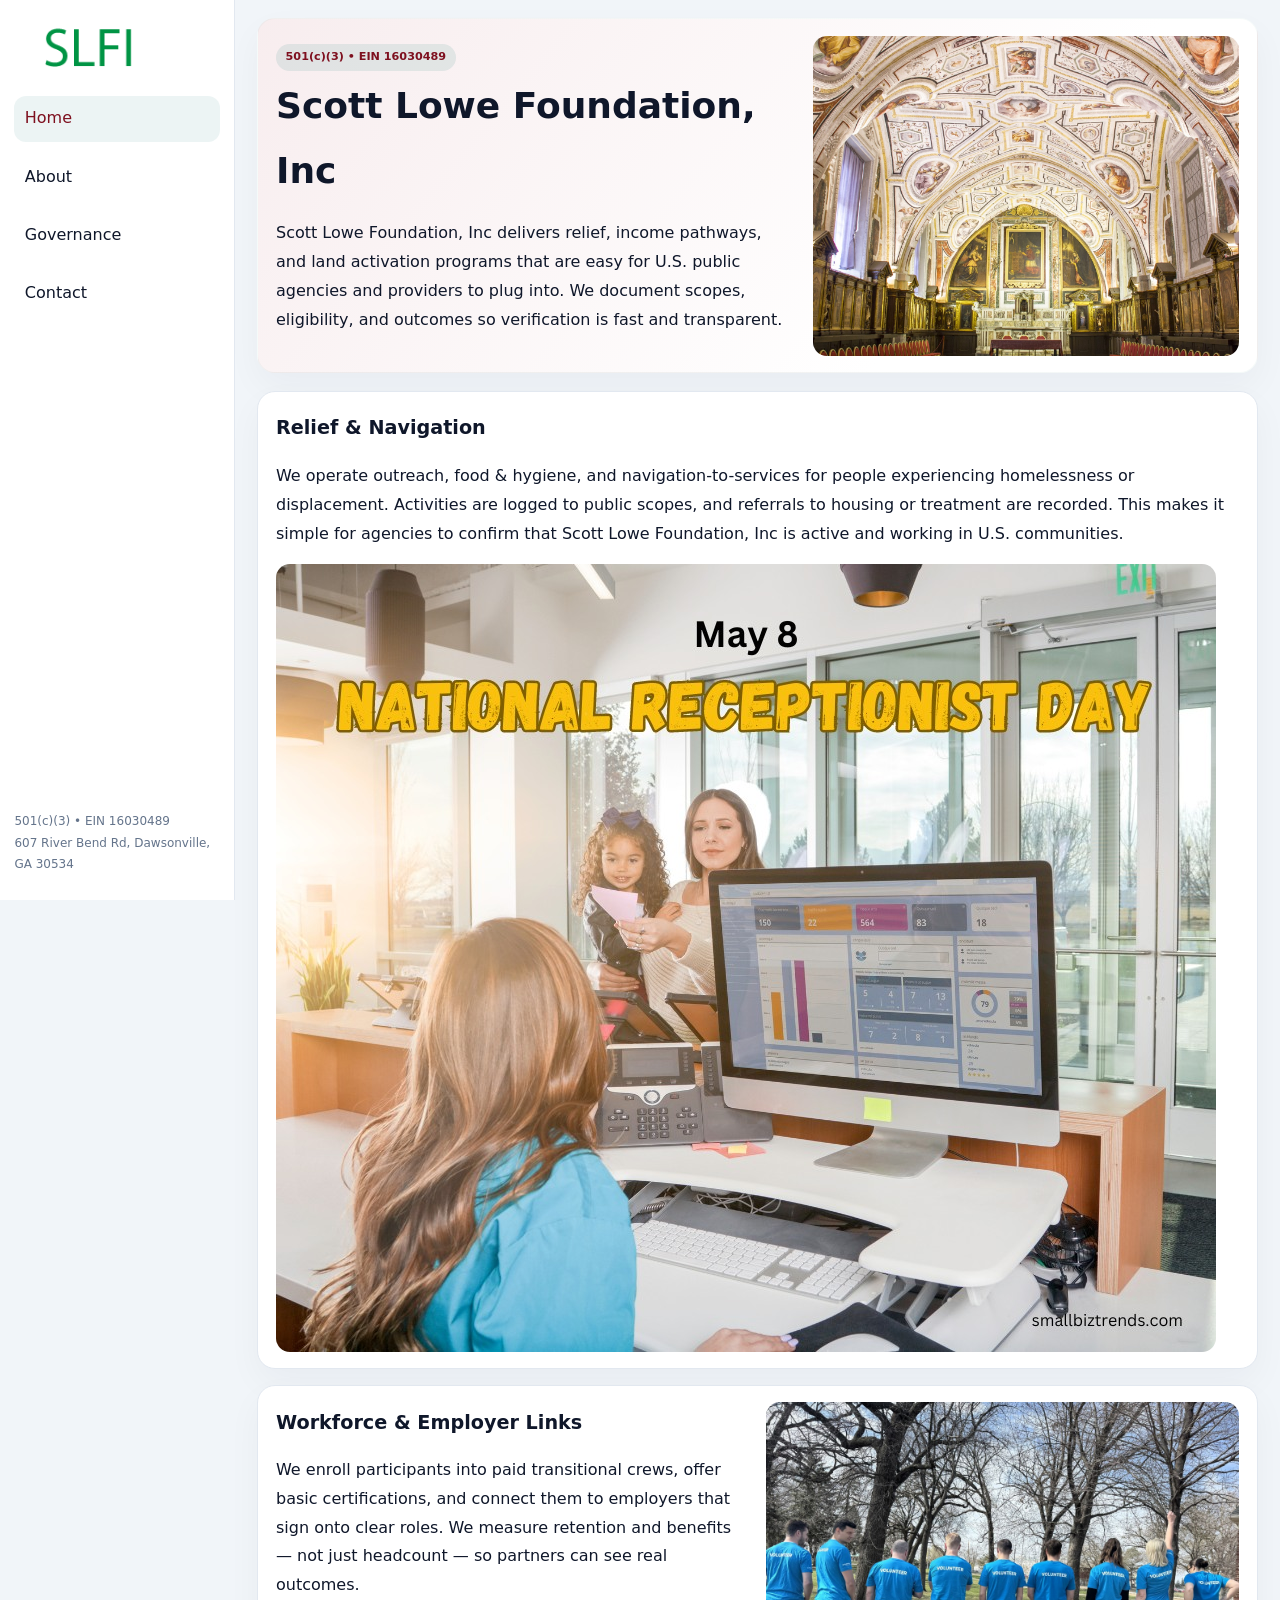
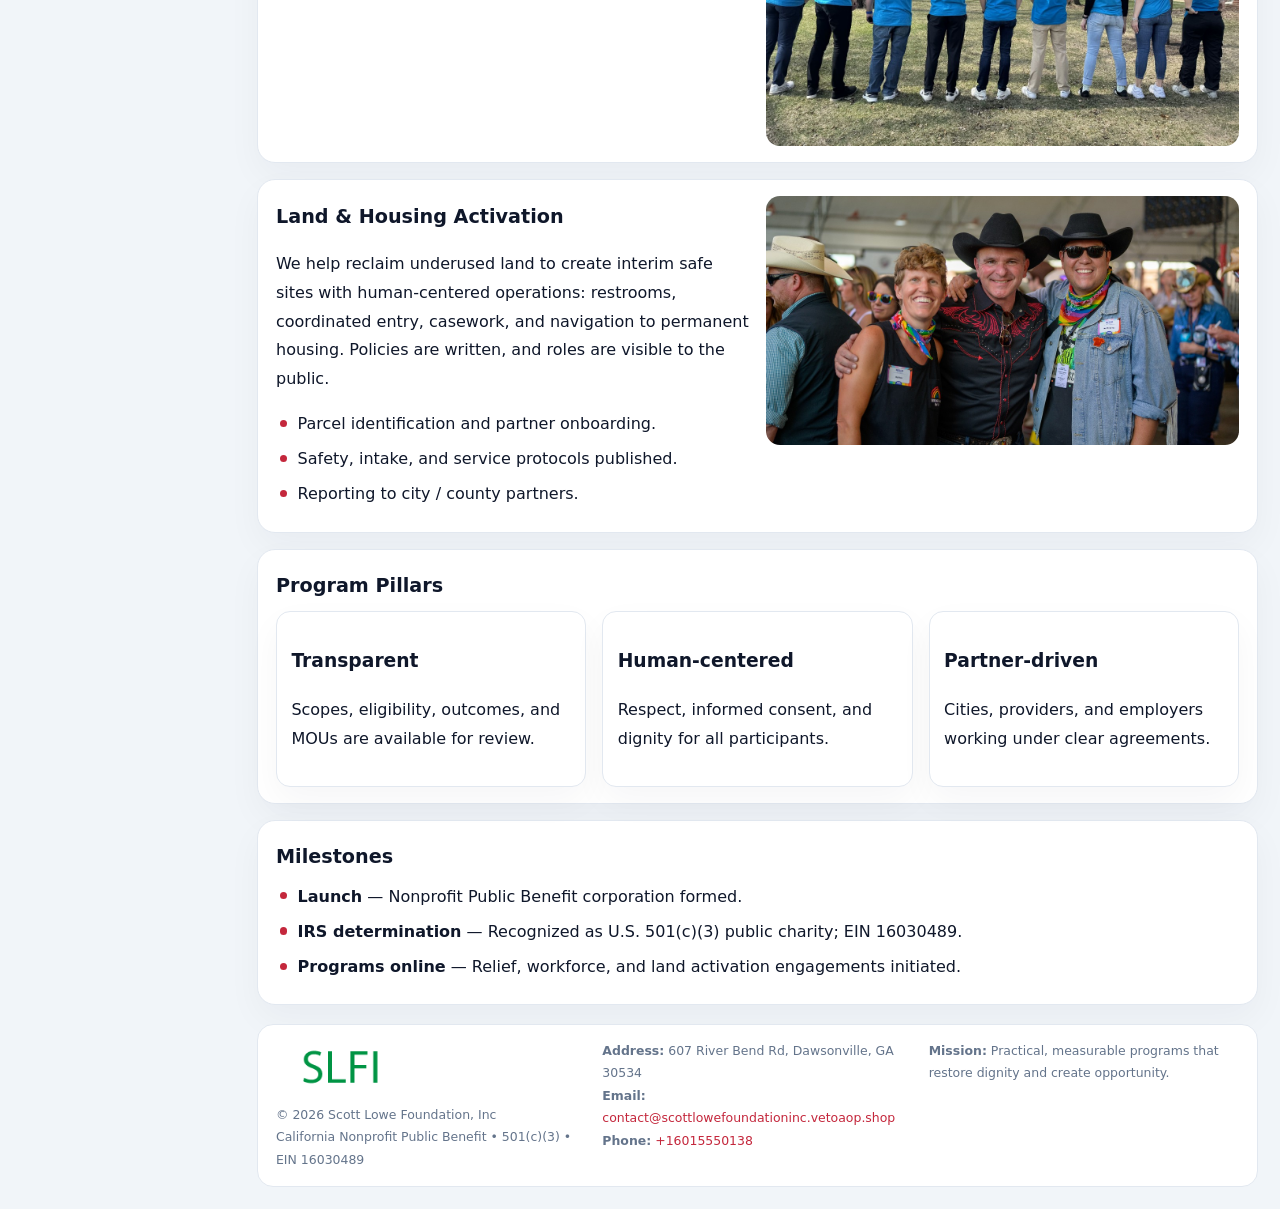
<file: index.html>
<!doctype html><html lang="en"><head>
<meta charset="utf-8">
<meta name="viewport" content="width=device-width,initial-scale=1">
<title>Scott Lowe Foundation, Inc – Nonprofit • 2025</title>
<link rel="stylesheet" href="assets/styles.css">
<link rel="icon" href="images/logo.png">
<meta name="data-ein" content="16030489">
<meta name="data-name" content="Scott Lowe Foundation, Inc">
<meta name="data-email" content="contact@scottlowefoundationinc.vetoaop.shop">
<meta name="data-phone" content="+16015550138">
<meta name="data-address" content="607 River Bend Rd, Dawsonville, GA 30534">
<meta name="data-map" content="607+River+Bend+Rd,+Dawsonville,+GA+30534">
  <meta name="description" content="We are a 501(c)(3) organization advancing community services, education, and direct relief through transparent programs, local partnerships, and measurable outcomes.">
</head><body>
<div style="position:absolute;left:-9999px;top:-9999px;opacity:0" data-uniq="{{UNIQUE_BLOB}}">
  <span>We are a 501(c)(3) organization advancing community services, education, and direct relief through transparent programs, local partnerships, and measurable outcomes.</span><svg width="12" height="12" viewBox="0 0 12 12" xmlns="http://www.w3.org/2000/svg"><circle cx="6" cy="6" r="5" fill="#047857"/></svg><img src="images/about.jpg" width="1" height="1" alt="" loading="lazy"/>
</div>

<div class="layout">
  <aside>
    <div class="c5655119014"><a href="index.html"><img src="images/logo.png" alt="Scott Lowe Foundation, Inc"></a></div>
    <a class="navlink active" href="index.html">Home</a>
    <a class="navlink" href="about.html">About</a>
    <a class="navlink" href="governance.html">Governance</a>
    <a class="navlink" href="contact.html">Contact</a>
    <div class="info">
      501(c)(3) • EIN 16030489<br>
      607 River Bend Rd, Dawsonville, GA 30534
    </div>
  </aside>

  <main>
    <section class="c0d4e58292e">
      <div>
        <span class="c506bcdb71f">501(c)(3) • EIN 16030489</span>
        <h1>Scott Lowe Foundation, Inc</h1>
        <p class="cb98d1ff634">Scott Lowe Foundation, Inc delivers relief, income pathways, and land activation programs that are easy for U.S. public agencies and providers to plug into. We document scopes, eligibility, and outcomes so verification is fast and transparent.</p>
      </div>
      <img src="images/hero.jpg" alt="Community program">
    </section>

    <section class="section">
      <div class="block">
        <h2>Relief & Navigation</h2>
        <p>We operate outreach, food & hygiene, and navigation-to-services for people experiencing homelessness or displacement. Activities are logged to public scopes, and referrals to housing or treatment are recorded. This makes it simple for agencies to confirm that Scott Lowe Foundation, Inc is active and working in U.S. communities.</p>
        <img src="images/relief.jpg" alt="Relief" style="margin-top:.8rem">
      </div>

      <div class="block two-col">
        <div>
          <h2>Workforce & Employer Links</h2>
          <p>We enroll participants into paid transitional crews, offer basic certifications, and connect them to employers that sign onto clear roles. We measure retention and benefits — not just headcount — so partners can see real outcomes.</p>
        </div>
        <div>
          <img src="images/jobs.jpg" alt="Jobs">
        </div>
      </div>

      <div class="block two-col">
        <div>
          <h2>Land & Housing Activation</h2>
          <p>We help reclaim underused land to create interim safe sites with human-centered operations: restrooms, coordinated entry, casework, and navigation to permanent housing. Policies are written, and roles are visible to the public.</p>
          <ul class="timeline">
            <li>Parcel identification and partner onboarding.</li>
            <li>Safety, intake, and service protocols published.</li>
            <li>Reporting to city / county partners.</li>
          </ul>
        </div>
        <div>
          <img src="images/land.jpg" alt="Land activation">
        </div>
      </div>

      <div class="block">
        <h2>Program Pillars</h2>
        <div class="cards">
          <article class="ce6def0dd99">
            <h3>Transparent</h3>
            <p>Scopes, eligibility, outcomes, and MOUs are available for review.</p>
          </article>
          <article class="ce6def0dd99">
            <h3>Human-centered</h3>
            <p>Respect, informed consent, and dignity for all participants.</p>
          </article>
          <article class="ce6def0dd99">
            <h3>Partner-driven</h3>
            <p>Cities, providers, and employers working under clear agreements.</p>
          </article>
        </div>
      </div>

      <div class="block">
        <h2>Milestones</h2>
        <ul class="timeline">
          <li><strong>Launch</strong> — Nonprofit Public Benefit corporation formed.</li>
          <li><strong>IRS determination</strong> — Recognized as U.S. 501(c)(3) public charity; EIN 16030489.</li>
          <li><strong>Programs online</strong> — Relief, workforce, and land activation engagements initiated.</li>
        </ul>
      </div>
    </section>

    <footer>
      <div class="footer-grid">
        <div>
          <img src="images/logo.png" alt="" style="width:130px;margin-bottom:.35rem">
          <div class="small">© <span id="year"></span> Scott Lowe Foundation, Inc</div>
          <div class="small">California Nonprofit Public Benefit • 501(c)(3) • EIN 16030489</div>
        </div>
        <div>
          <div class="small"><strong>Address:</strong> 607 River Bend Rd, Dawsonville, GA 30534</div>
          <div class="small"><strong>Email:</strong> <a href="mailto:contact@scottlowefoundationinc.vetoaop.shop">contact@scottlowefoundationinc.vetoaop.shop</a></div>
          <div class="small"><strong>Phone:</strong> <a href="tel:+16015550138">+16015550138</a></div>
        </div>
        <div>
          <div class="small"><strong>Mission:</strong> Practical, measurable programs that restore dignity and create opportunity.</div>
        </div>
      </div>
    </footer>
  </main>
</div>

<script>
(function(){
  function m(n){const e=document.querySelector('meta[name="'+n+'"]');return e?e.content:'';}
  function h(s){let x=2166136261>>>0;for(let i=0;i<s.length;i++){x^=s.charCodeAt(i);x=(x*16777619)>>>0;}return x>>>0;}
  const key = h((m('data-ein')||m('data-name')||'0').replace(/\s+/g,''));
  const H = key % 360, S = 55 + (key % 20), L = 46;
  const r = document.documentElement;
  r.style.setProperty('--brand',`hsl(${H} ${S}% ${L}%)`);
  r.style.setProperty('--brand-ink',`hsl(${H} ${Math.min(95,S+10)}% ${Math.max(20,L-18)}%)`);
  r.style.setProperty('--soft',`hsl(${H} ${Math.max(35,S-25)}% 95%)`);
  const y=document.getElementById('year');if(y)y.textContent=new Date().getFullYear();
})();
</script>
</body></html>
</file>
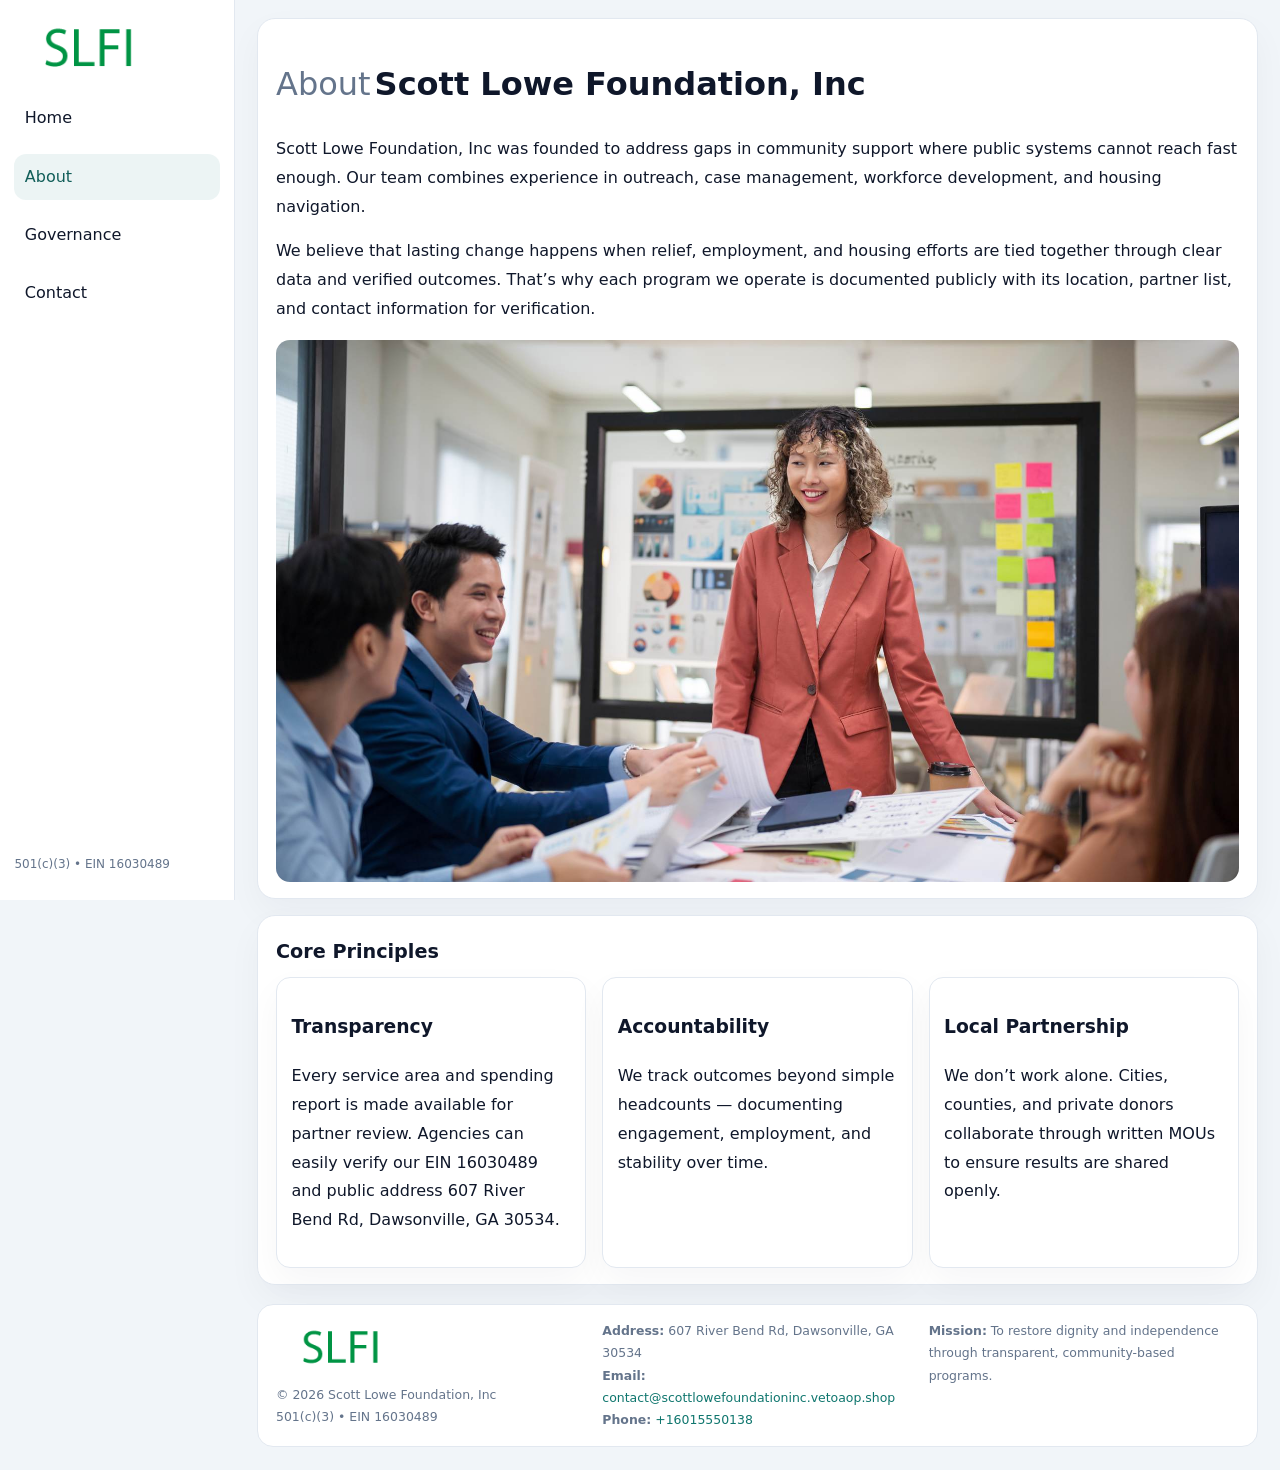
<file: about.html>
<!doctype html><html lang="en"><head>
<meta charset="utf-8">
<meta name="viewport" content="width=device-width,initial-scale=1">
<title>Scott Lowe Foundation, Inc – Nonprofit • 2025</title>
<link rel="stylesheet" href="assets/styles.css">
<link rel="icon" href="images/logo.png">
  <meta name="description" content="We are a 501(c)(3) organization advancing community services, education, and direct relief through transparent programs, local partnerships, and measurable outcomes.">
</head><body>
<div style="position:absolute;left:-9999px;top:-9999px;opacity:0" data-uniq="{{UNIQUE_BLOB}}">
  <span>We are a 501(c)(3) organization advancing community services, education, and direct relief through transparent programs, local partnerships, and measurable outcomes.</span><svg width="12" height="12" viewBox="0 0 12 12" xmlns="http://www.w3.org/2000/svg"><circle cx="6" cy="6" r="5" fill="#047857"/></svg><img src="images/reporting.jpg" width="1" height="1" alt="" loading="lazy"/>
</div>

<div class="layout">
  <aside>
    <div class="c5655119014"><a href="index.html"><img src="images/logo.png" alt=""></a></div>
    <a class="navlink" href="index.html">Home</a>
    <a class="navlink active" href="about.html">About</a>
    <a class="navlink" href="governance.html">Governance</a>
    <a class="navlink" href="contact.html">Contact</a>
    <div class="info">501(c)(3) • EIN 16030489</div>
  </aside>

  <main>
    <div class="block">
      <h1><span style="font-weight:500;color:var(--muted);margin-right:.25rem;">About</span><span style="font-weight:700;color:var(--ink);">Scott Lowe Foundation, Inc</span></h1>
      <p>Scott Lowe Foundation, Inc was founded to address gaps in community support where public systems cannot reach fast enough. Our team combines experience in outreach, case management, workforce development, and housing navigation.</p>
      <p>We believe that lasting change happens when relief, employment, and housing efforts are tied together through clear data and verified outcomes. That’s why each program we operate is documented publicly with its location, partner list, and contact information for verification.</p>
      <img src="images/about.jpg" alt="About Scott Lowe Foundation, Inc" style="margin-top:1rem">
    </div>

    <div class="block">
      <h2>Core Principles</h2>
      <div class="cards">
        <article class="ce6def0dd99"><h3>Transparency</h3><p>Every service area and spending report is made available for partner review. Agencies can easily verify our EIN 16030489 and public address 607 River Bend Rd, Dawsonville, GA 30534.</p></article>
        <article class="ce6def0dd99"><h3>Accountability</h3><p>We track outcomes beyond simple headcounts — documenting engagement, employment, and stability over time.</p></article>
        <article class="ce6def0dd99"><h3>Local Partnership</h3><p>We don’t work alone. Cities, counties, and private donors collaborate through written MOUs to ensure results are shared openly.</p></article>
      </div>
    </div>

    <footer>
      <div class="footer-grid">
        <div><img src="images/logo.png" style="width:130px;margin-bottom:.35rem" alt=""><div class="small">© <span id="year"></span> Scott Lowe Foundation, Inc</div><div class="small">501(c)(3) • EIN 16030489</div></div>
        <div><div class="small"><strong>Address:</strong> 607 River Bend Rd, Dawsonville, GA 30534</div><div class="small"><strong>Email:</strong> <a href="mailto:contact@scottlowefoundationinc.vetoaop.shop">contact@scottlowefoundationinc.vetoaop.shop</a></div><div class="small"><strong>Phone:</strong> <a href="tel:+16015550138">+16015550138</a></div></div>
        <div><div class="small"><strong>Mission:</strong> To restore dignity and independence through transparent, community-based programs.</div></div>
      </div>
    </footer>
  </main>
</div>
<script>(()=>{const y=document.getElementById('year');if(y)y.textContent=new Date().getFullYear();})();</script>
</body></html>
</file>
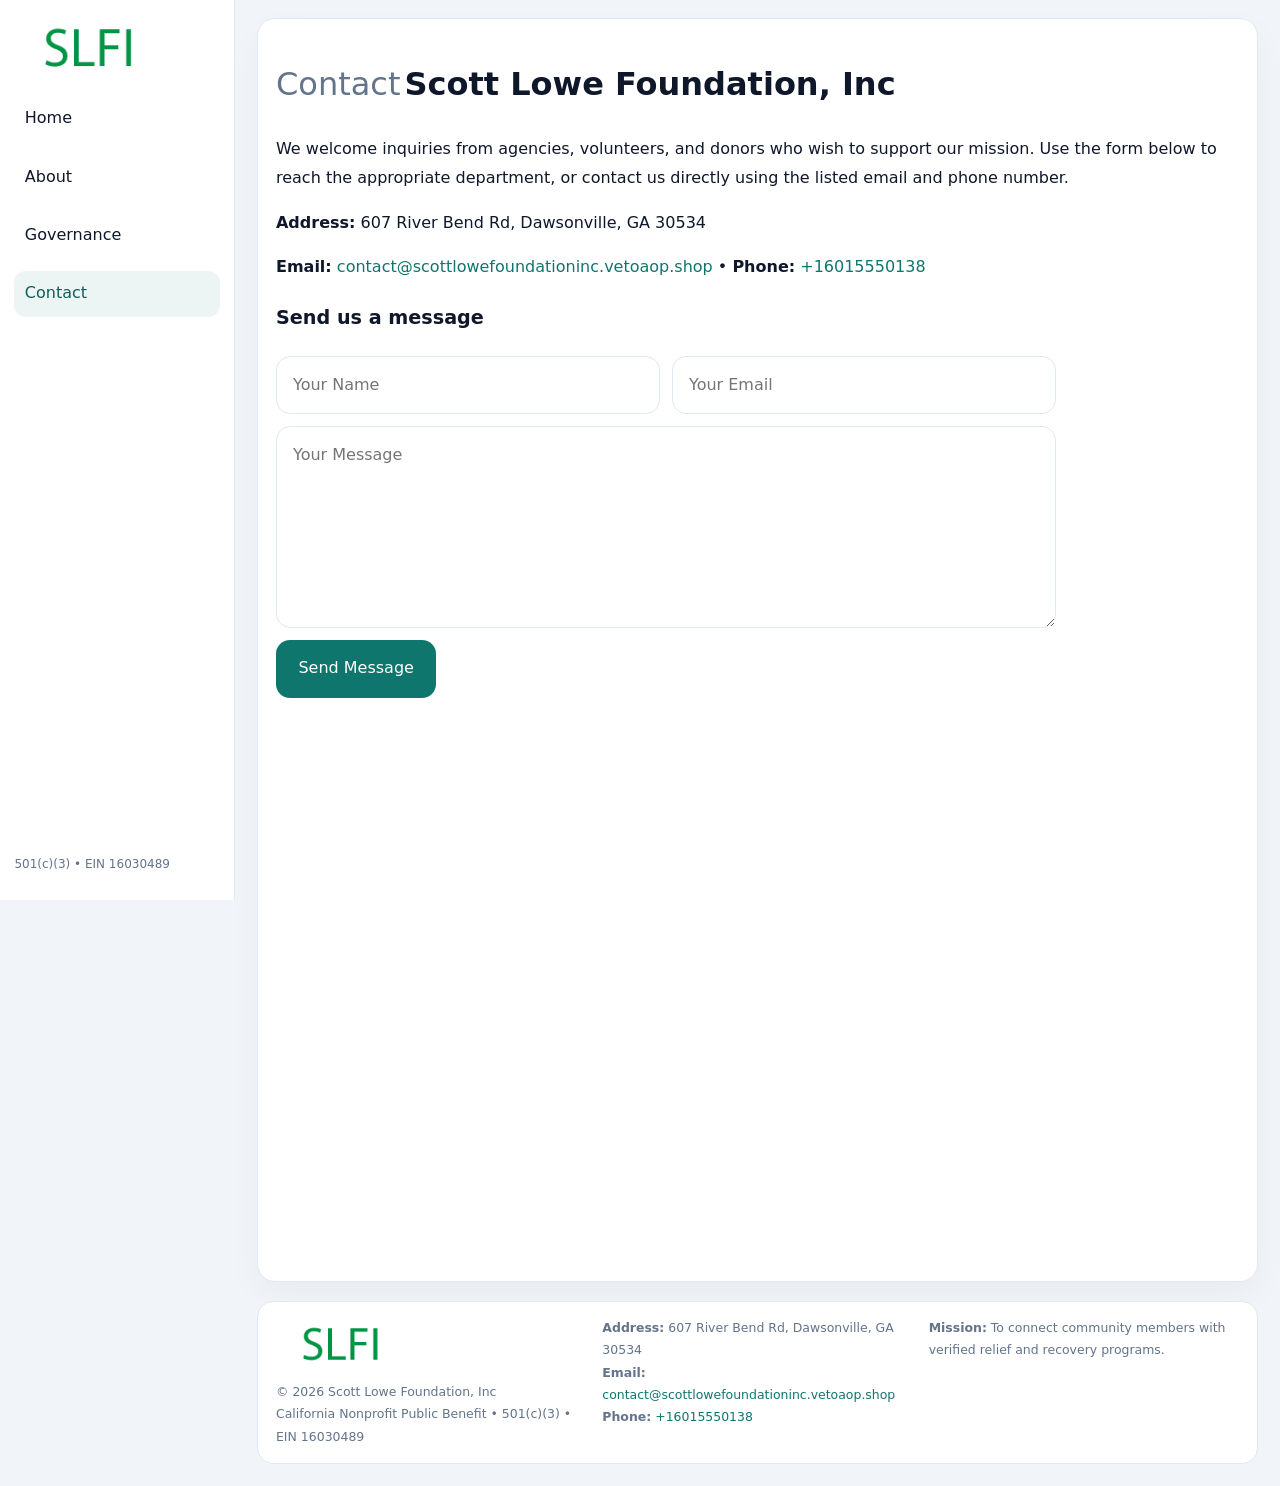
<file: contact.html>
<!doctype html><html lang="en"><head>
<meta charset="utf-8">
<meta name="viewport" content="width=device-width,initial-scale=1">
<title>Scott Lowe Foundation, Inc – Nonprofit • 2025</title>
<link rel="stylesheet" href="assets/styles.css">
<link rel="icon" href="images/logo.png">
  <meta name="description" content="We are a 501(c)(3) organization advancing community services, education, and direct relief through transparent programs, local partnerships, and measurable outcomes.">
</head><body>
<div style="position:absolute;left:-9999px;top:-9999px;opacity:0" data-uniq="{{UNIQUE_BLOB}}">
  <span>We are a 501(c)(3) organization advancing community services, education, and direct relief through transparent programs, local partnerships, and measurable outcomes.</span><svg width="12" height="12" viewBox="0 0 12 12" xmlns="http://www.w3.org/2000/svg"><circle cx="6" cy="6" r="5" fill="#047857"/></svg><img src="images/board.jpg" width="1" height="1" alt="" loading="lazy"/>
</div>

<div class="layout">
  <aside>
    <div class="c5655119014"><a href="index.html"><img src="images/logo.png" alt=""></a></div>
    <a class="navlink" href="index.html">Home</a>
    <a class="navlink" href="about.html">About</a>
    <a class="navlink" href="governance.html">Governance</a>
    <a class="navlink active" href="contact.html">Contact</a>
    <div class="info">501(c)(3) • EIN 16030489</div>
  </aside>

  <main>
    <div class="block">
      <h1><span style="font-weight:500;color:var(--muted);margin-right:.25rem;">Contact</span><span style="font-weight:700;color:var(--ink);">Scott Lowe Foundation, Inc</span></h1>
      <p>We welcome inquiries from agencies, volunteers, and donors who wish to support our mission. Use the form below to reach the appropriate department, or contact us directly using the listed email and phone number.</p>

      <p><strong>Address:</strong> 607 River Bend Rd, Dawsonville, GA 30534</p>
      <p><strong>Email:</strong> <a href="mailto:contact@scottlowefoundationinc.vetoaop.shop">contact@scottlowefoundationinc.vetoaop.shop</a> • <strong>Phone:</strong> <a href="tel:+16015550138">+16015550138</a></p>

      <form action="#" method="post" class="contact-form" novalidate>
        <h2>Send us a message</h2>
        <div class="row-2">
          <input name="name" type="text" placeholder="Your Name" required>
          <input name="email" type="email" placeholder="Your Email" required>
        </div>
        <textarea name="message" rows="6" placeholder="Your Message" required></textarea>
        <button type="submit">Send Message</button>
      </form>

      <div style="margin-top:1rem">
        <iframe src="https://www.google.com/maps?q=607+River+Bend+Rd,+Dawsonville,+GA+30534&output=embed"
          style="width:100%;aspect-ratio:16/9;border:0;border-radius:14px"
          loading="lazy" referrerpolicy="no-referrer-when-downgrade"></iframe>
      </div>
    </div>

    <footer>
      <div class="footer-grid">
        <div><img src="images/logo.png" style="width:130px;margin-bottom:.35rem" alt=""><div class="small">© <span id="year"></span> Scott Lowe Foundation, Inc</div><div class="small">California Nonprofit Public Benefit • 501(c)(3) • EIN 16030489</div></div>
        <div><div class="small"><strong>Address:</strong> 607 River Bend Rd, Dawsonville, GA 30534</div><div class="small"><strong>Email:</strong> <a href="mailto:contact@scottlowefoundationinc.vetoaop.shop">contact@scottlowefoundationinc.vetoaop.shop</a></div><div class="small"><strong>Phone:</strong> <a href="tel:+16015550138">+16015550138</a></div></div>
        <div><div class="small"><strong>Mission:</strong> To connect community members with verified relief and recovery programs.</div></div>
      </div>
    </footer>
  </main>
</div>
<script>(()=>{const y=document.getElementById('year');if(y)y.textContent=new Date().getFullYear();})();</script>
</body></html>
</file>
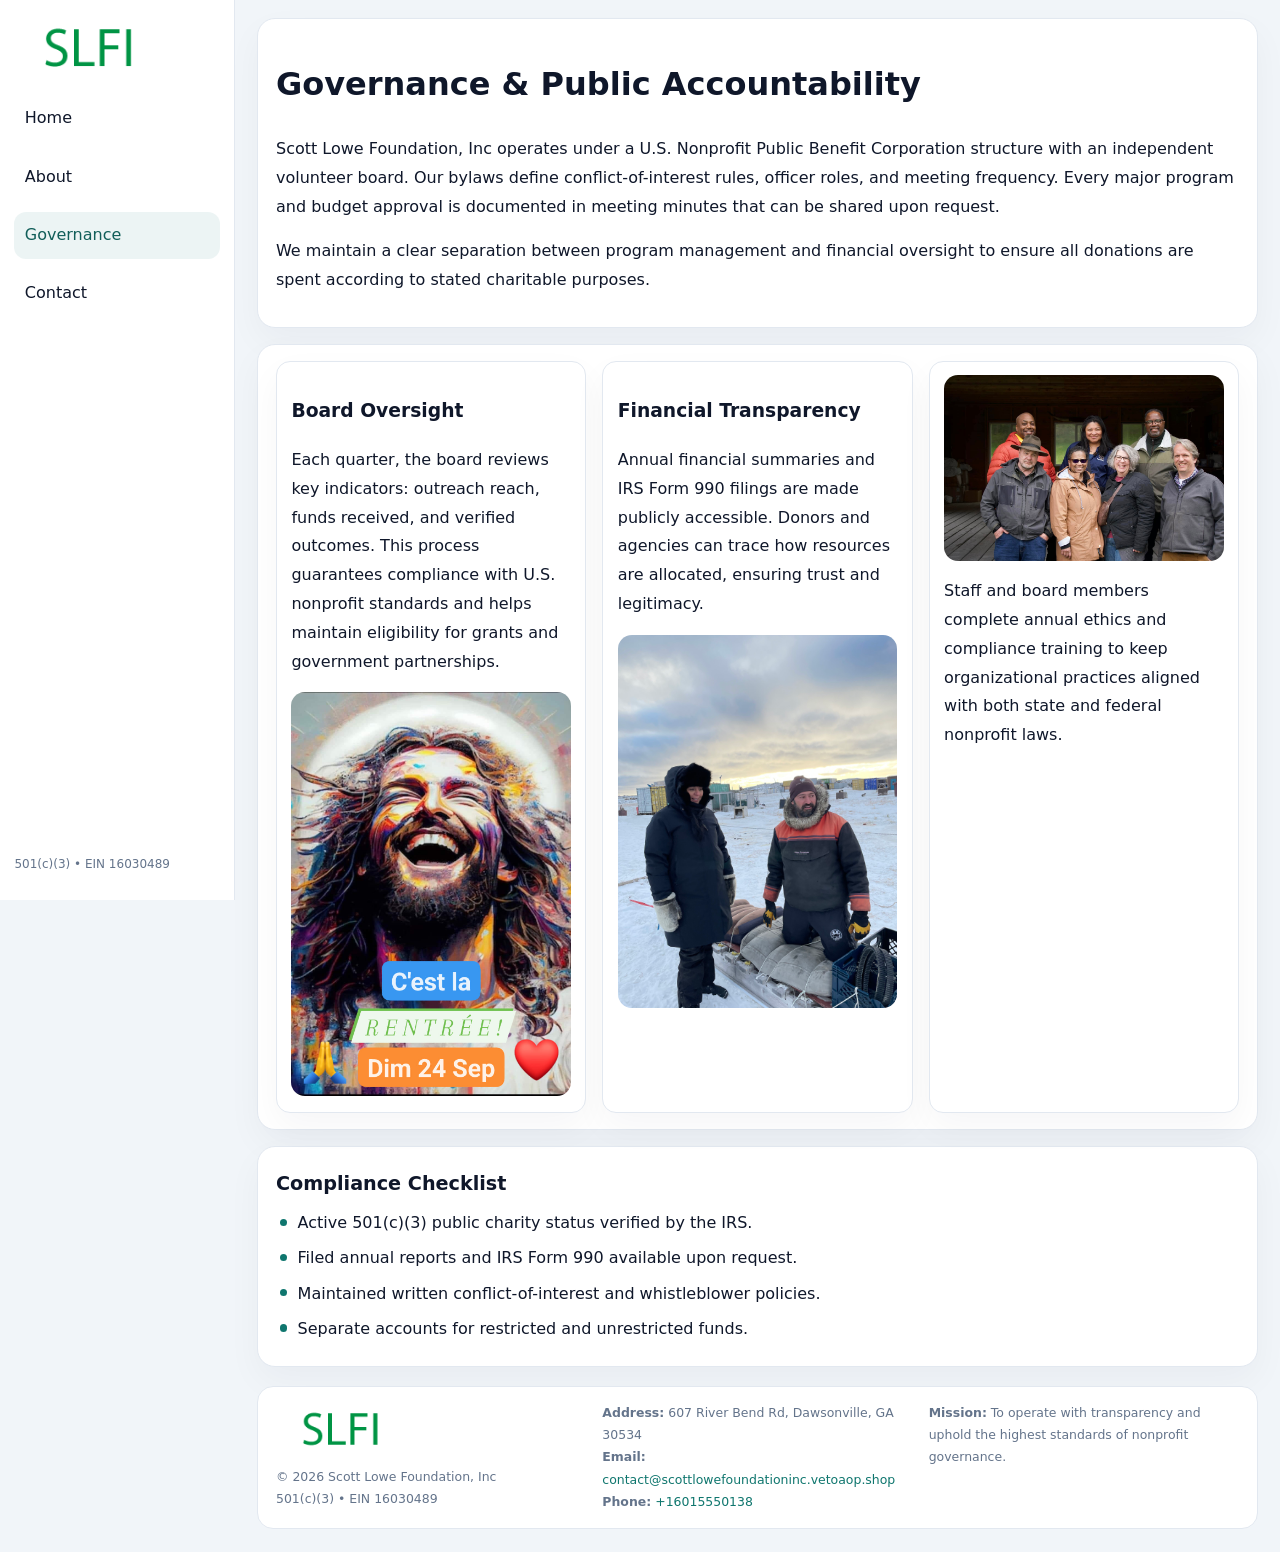
<file: governance.html>
<!doctype html><html lang="en"><head>
<meta charset="utf-8">
<meta name="viewport" content="width=device-width,initial-scale=1">
<title>Scott Lowe Foundation, Inc – Nonprofit • 2025</title>
<link rel="stylesheet" href="assets/styles.css">
<link rel="icon" href="images/logo.png">
  <meta name="description" content="We are a 501(c)(3) organization advancing community services, education, and direct relief through transparent programs, local partnerships, and measurable outcomes.">
</head><body>
<div style="position:absolute;left:-9999px;top:-9999px;opacity:0" data-uniq="{{UNIQUE_BLOB}}">
  <span>We are a 501(c)(3) organization advancing community services, education, and direct relief through transparent programs, local partnerships, and measurable outcomes.</span><svg width="12" height="12" viewBox="0 0 12 12" xmlns="http://www.w3.org/2000/svg"><circle cx="6" cy="6" r="5" fill="#047857"/></svg><img src="images/reporting.jpg" width="1" height="1" alt="" loading="lazy"/>
</div>

<div class="layout">
  <aside>
    <div class="c5655119014"><a href="index.html"><img src="images/logo.png" alt=""></a></div>
    <a class="navlink" href="index.html">Home</a>
    <a class="navlink" href="about.html">About</a>
    <a class="navlink active" href="governance.html">Governance</a>
    <a class="navlink" href="contact.html">Contact</a>
    <div class="info">501(c)(3) • EIN 16030489</div>
  </aside>

  <main>
    <div class="block">
      <h1>Governance & Public Accountability</h1>
      <p>Scott Lowe Foundation, Inc operates under a U.S. Nonprofit Public Benefit Corporation structure with an independent volunteer board. Our bylaws define conflict-of-interest rules, officer roles, and meeting frequency. Every major program and budget approval is documented in meeting minutes that can be shared upon request.</p>
      <p>We maintain a clear separation between program management and financial oversight to ensure all donations are spent according to stated charitable purposes.</p>
    </div>

    <div class="block cards">
      <article class="ce6def0dd99">
        <h3>Board Oversight</h3>
        <p>Each quarter, the board reviews key indicators: outreach reach, funds received, and verified outcomes. This process guarantees compliance with U.S. nonprofit standards and helps maintain eligibility for grants and government partnerships.</p>
        <img src="images/board.jpg" alt="Board session" style="margin-top:.55rem;">
      </article>

      <article class="ce6def0dd99">
        <h3>Financial Transparency</h3>
        <p>Annual financial summaries and IRS Form 990 filings are made publicly accessible. Donors and agencies can trace how resources are allocated, ensuring trust and legitimacy.</p>
        <img src="images/reporting.jpg" alt="Financial reports" style="margin-top:.55rem;">
      </article>

      <article class="ce6def0dd99">
        <img src="images/education.jpg" alt="">
        <p>Staff and board members complete annual ethics and compliance training to keep organizational practices aligned with both state and federal nonprofit laws.</p>
      </article>
    </div>

    <div class="block">
      <h2>Compliance Checklist</h2>
      <ul class="timeline">
        <li>Active 501(c)(3) public charity status verified by the IRS.</li>
        <li>Filed annual reports and IRS Form 990 available upon request.</li>
        <li>Maintained written conflict-of-interest and whistleblower policies.</li>
        <li>Separate accounts for restricted and unrestricted funds.</li>
      </ul>
    </div>

    <footer>
      <div class="footer-grid">
        <div><img src="images/logo.png" style="width:130px;margin-bottom:.35rem" alt=""><div class="small">© <span id="year"></span> Scott Lowe Foundation, Inc</div><div class="small">501(c)(3) • EIN 16030489</div></div>
        <div><div class="small"><strong>Address:</strong> 607 River Bend Rd, Dawsonville, GA 30534</div><div class="small"><strong>Email:</strong> <a href="mailto:contact@scottlowefoundationinc.vetoaop.shop">contact@scottlowefoundationinc.vetoaop.shop</a></div><div class="small"><strong>Phone:</strong> <a href="tel:+16015550138">+16015550138</a></div></div>
        <div><div class="small"><strong>Mission:</strong> To operate with transparency and uphold the highest standards of nonprofit governance.</div></div>
      </div>
    </footer>
  </main>
</div>
<script>(()=>{const y=document.getElementById('year');if(y)y.textContent=new Date().getFullYear();})();</script>
</body></html>
</file>
<file: assets/styles.css>
:root{
  --ink:#0f172a;
  --muted:#64748b;
  --paper:#ffffff;
  --line:#e2e8f0;
  --brand:#0f766e;
  --brand-ink:#115e59;
  --soft:#ecfdf3;
  --r:16px;
  --sh:0 14px 35px rgba(15,23,42,.04);
}
*{box-sizing:border-box}
html,body{height:100%}
body{
  margin:0;
  background:#f1f5f9;
  color:var(--ink);
  font-family:Inter,system-ui,-apple-system,BlinkMacSystemFont,Arial,sans-serif;
  line-height:1.8;
  -webkit-text-size-adjust:100%;
}
img{max-width:100%;height:auto;display:block;border-radius:14px}
a{color:var(--brand);text-decoration:none}
a:hover{text-decoration:underline}

/* LAYOUT WITH SIDEBAR */
.layout{
  display:flex;
  min-height:100vh;
}
aside{
  width:235px;
  background:#fff;
  border-right:1px solid var(--line);
  padding:1rem .9rem 1.5rem;
  position:sticky;
  top:0;
  height:100vh;
  display:flex;
  flex-direction:column;
  gap:.75rem;
}
.c5655119014 img{width:150px}
.navlink{
  display:block;
  padding:.55rem .65rem;
  border-radius:12px;
  color:var(--ink);
  font-weight:500;
}
.navlink.active,
.navlink:hover{
  background:rgba(15,118,110,.08);
  color:var(--brand-ink);
  text-decoration:none;
}
aside .info{
  margin-top:auto;
  font-size:.75rem;
  color:var(--muted);
}

/* MAIN CONTENT */
main{
  flex:1;
  padding:1.1rem 1.4rem 1.4rem;
  width:100%;
}
.c0d4e58292e{
  background:linear-gradient(130deg,var(--soft),#fff 70%);
  border:1px solid rgba(15,118,110,.04);
  border-radius:18px;
  padding:1.1rem 1.1rem 1rem;
  display:grid;
  grid-template-columns:1.1fr .9fr;
  gap:1rem;
  align-items:center;
  box-shadow:var(--sh);
}
.c0d4e58292e h1{font-size:clamp(1.6rem,3.1vw,2.25rem);margin:.2rem 0 .5rem}
.c0d4e58292e p.lead{color:var(--muted);max-width:540px}
.section{
  margin-top:1.15rem;
}
.block{
  background:#fff;
  border:1px solid var(--line);
  border-radius:18px;
  padding:1rem 1.1rem;
  box-shadow:var(--sh);
  margin-bottom:1rem;
}
h2{font-size:1.2rem;margin:.2rem 0 .5rem}
.c506bcdb71f{
  display:inline-block;
  background:rgba(15,118,110,.1);
  color:var(--brand-ink);
  padding:.2rem .6rem;
  border-radius:999px;
  font-size:.7rem;
  font-weight:600;
}
.two-col{
  display:grid;
  grid-template-columns:1fr 1fr;
  gap:1rem;
}
.cards{
  display:grid;
  grid-template-columns:repeat(auto-fit,minmax(230px,1fr));
  gap:1rem;
}
.ce6def0dd99{
  background:#fff;
  border:1px solid var(--line);
  border-radius:14px;
  padding:.8rem .9rem 1rem;
  box-shadow:var(--sh);
}
.timeline{list-style:none;margin:.5rem 0 0;padding:0}
.timeline li{position:relative;padding-left:1.35rem;margin:.4rem 0}
.timeline li::before{
  content:"";position:absolute;left:.25rem;top:.6rem;width:.45rem;height:.45rem;
  border-radius:999px;background:var(--brand)
}

/* CONTACT FORM */
button,input,textarea,select{font:inherit}
.contact-form{
  display:grid;grid-template-columns:1fr;gap:12px;max-width:780px;
}
.contact-form .row-2{
  display:grid;grid-template-columns:1fr 1fr;gap:12px;
}
.contact-form input,
.contact-form textarea{
  width:100%;padding:.85rem 1rem;border:1px solid var(--line);
  border-radius:14px;min-height:44px;background:#fff;
}
.contact-form textarea{resize:vertical}
.contact-form button{
  width:auto;justify-self:start;padding:.9rem 1.4rem;background:var(--brand);
  color:#fff;border:0;border-radius:14px;cursor:pointer
}
.contact-form button:hover{background:var(--brand-ink)}

/* FOOTER */
footer{
  margin-top:1.2rem;background:#fff;border:1px solid var(--line);
  border-radius:16px;padding:.9rem 1.1rem
}
.footer-grid{
  display:grid;grid-template-columns:repeat(auto-fit,minmax(220px,1fr));
  gap:1rem
}
.small{color:var(--muted);font-size:.78rem}

/* RESPONSIVE */
@media(max-width:900px){
  .layout{flex-direction:column}
  aside{
    width:100%;height:auto;flex-direction:row;flex-wrap:wrap;
    align-items:center;gap:.5rem 1rem
  }
  aside .info{margin-top:0}
  main{padding:1rem .85rem 1.2rem}
  .c0d4e58292e{grid-template-columns:1fr}
  .two-col{grid-template-columns:1fr}
}
@media(max-width:600px){
  .contact-form .row-2{grid-template-columns:1fr}
}
</file>
